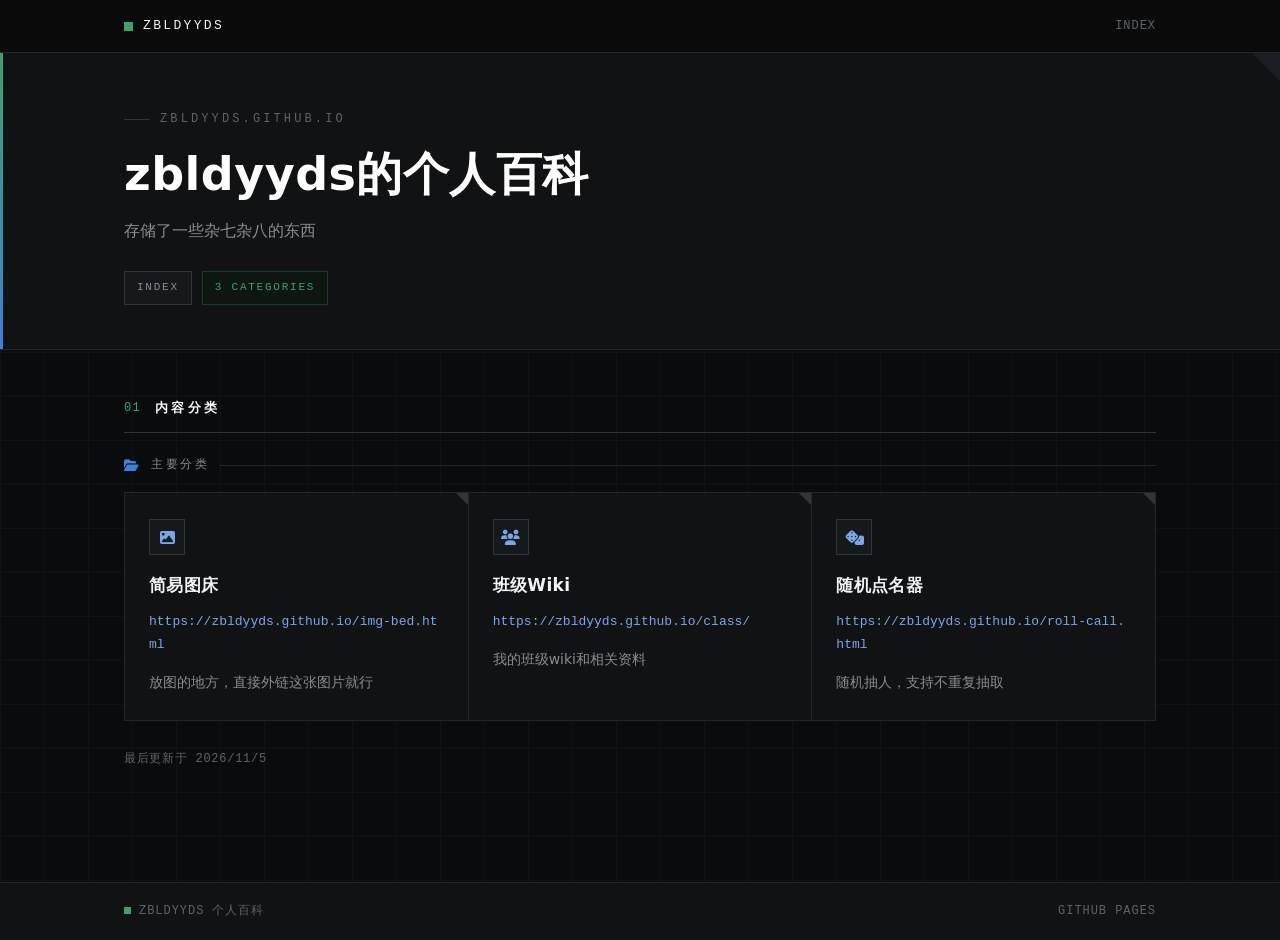
<file: index.html>
<!DOCTYPE html>
<html lang="zh-CN">
<head>
    <meta charset="UTF-8">
    <meta name="viewport" content="width=device-width, initial-scale=1.0">
    <meta name="color-scheme" content="dark">
    <title>zbldyyds的个人百科</title>
    <link rel="stylesheet" href="https://cdnjs.cloudflare.com/ajax/libs/font-awesome/6.4.0/css/all.min.css">
    <link rel="stylesheet" href="assets/css/base.css">
    <link rel="stylesheet" href="assets/css/home.css">
</head>
<body>
    <div class="topbar">
        <div class="shell">
            <a class="brand" href="./"><span class="mark"></span>ZBLDYYDS</a>
            <nav class="crumbs">
                <span>INDEX</span>
            </nav>
        </div>
    </div>

    <header class="masthead">
        <div class="shell inner">
            <div class="eyebrow">zbldyyds.github.io</div>
            <h1 class="page-title">zbldyyds的个人百科</h1>
            <p class="page-lead">存储了一些杂七杂八的东西</p>
            <div class="meta-row">
                <span class="chip">INDEX</span>
                <span class="chip chip-green">3 CATEGORIES</span>
            </div>
        </div>
    </header>

    <main class="main shell">
        <section class="section">
            <div class="section-head">
                <span class="idx">01</span>
                <h3>内容分类</h3>
            </div>

            <div class="subhead">
                <i class="fas fa-folder-open"></i>主要分类
            </div>

            <div class="grid grid-2">
                <article class="card">
                    <div class="card-ic"><i class="fas fa-image"></i></div>
                    <div class="card-title">简易图床</div>
                    <a href="https://zbldyyds.github.io/img-bed.html" class="card-link" target="_blank">
                        https://zbldyyds.github.io/img-bed.html
                    </a>
                    <p class="card-desc">放图的地方，直接外链这张图片就行</p>
                </article>

                <article class="card">
                    <div class="card-ic"><i class="fas fa-users"></i></div>
                    <div class="card-title">班级Wiki</div>
                    <a href="https://zbldyyds.github.io/class/" class="card-link" target="_blank">
                        https://zbldyyds.github.io/class/
                    </a>
                    <p class="card-desc">我的班级wiki和相关资料</p>
                </article>

                <article class="card">
                    <div class="card-ic"><i class="fas fa-dice"></i></div>
                    <div class="card-title">随机点名器</div>
                    <a href="https://zbldyyds.github.io/roll-call.html" class="card-link" target="_blank">
                        https://zbldyyds.github.io/roll-call.html
                    </a>
                    <p class="card-desc">随机抽人，支持不重复抽取</p>
                </article>

            </div>

            <div class="home-note">最后更新于 2026/11/5</div>
        </section>
    </main>

    <footer class="site-foot">
        <div class="shell">
            <span><span class="mark-dot"></span>ZBLDYYDS 个人百科</span>
            <span>GITHUB PAGES</span>
        </div>
    </footer>
</body>
</html>
</file>
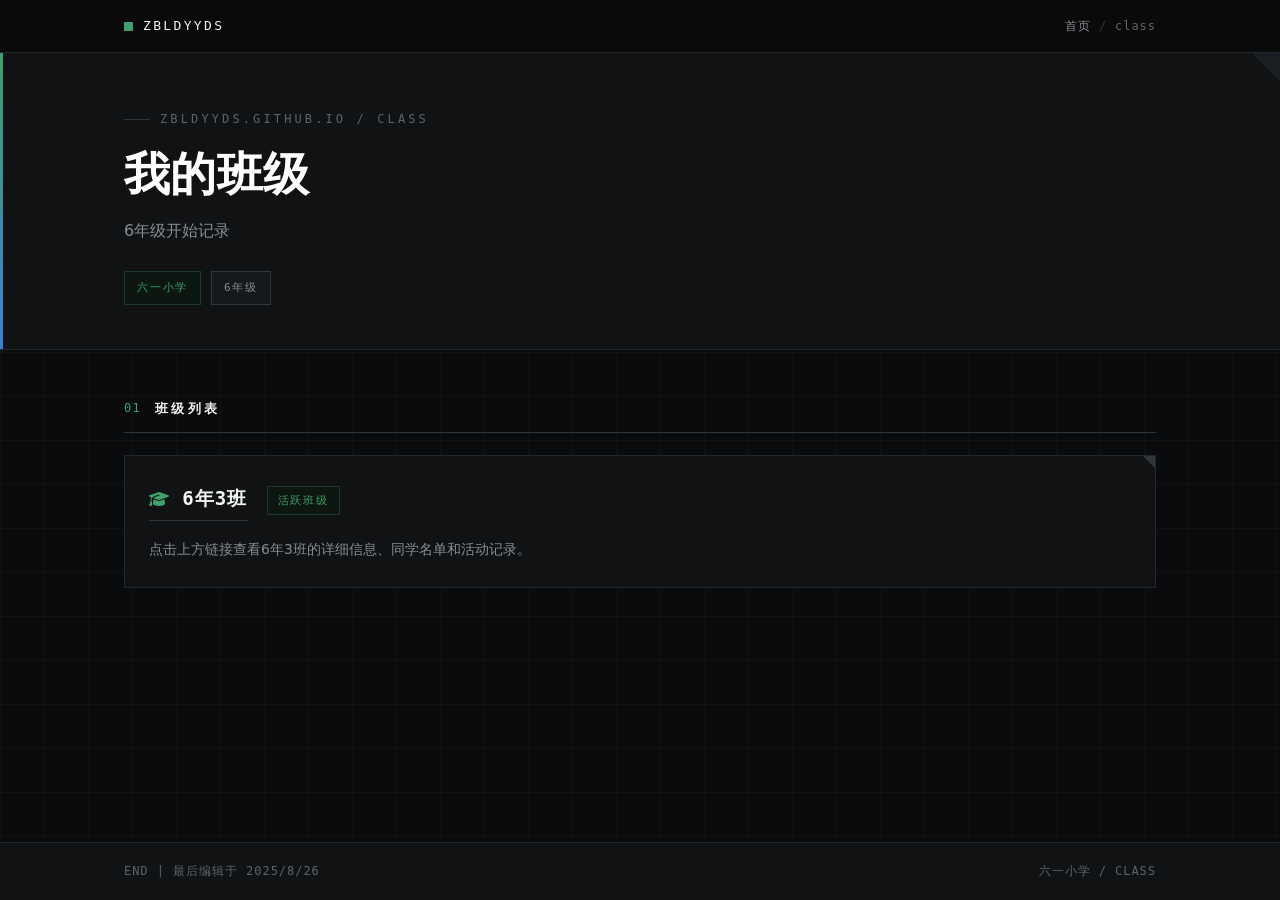
<file: class/index.html>
<!DOCTYPE html>
<html lang="zh-CN">
<head>
    <meta charset="UTF-8">
    <meta name="viewport" content="width=device-width, initial-scale=1.0">
    <meta name="color-scheme" content="dark">
    <title>我的班级 - 六一小学</title>
    <link rel="stylesheet" href="https://cdnjs.cloudflare.com/ajax/libs/font-awesome/6.4.0/css/all.min.css">
    <link rel="stylesheet" href="../assets/css/base.css">
    <link rel="stylesheet" href="../assets/css/class.css">
</head>
<body>
    <div class="topbar">
        <div class="shell">
            <a class="brand" href="../"><span class="mark"></span>ZBLDYYDS</a>
            <nav class="crumbs">
                <a href="../">首页</a>
                <span class="sep">/</span>
                <span>class</span>
            </nav>
        </div>
    </div>

    <header class="masthead">
        <div class="shell inner">
            <div class="eyebrow">zbldyyds.github.io / class</div>
            <h1 class="page-title">我的班级</h1>
            <p class="page-lead">6年级开始记录</p>
            <div class="meta-row">
                <span class="chip chip-green">六一小学</span>
                <span class="chip">6年级</span>
            </div>
        </div>
    </header>

    <main class="main shell">
        <section class="section">
            <div class="section-head">
                <span class="idx">01</span>
                <h3>班级列表</h3>
            </div>

            <div class="class-card">
                <a href="https://zbldyyds.github.io/class/6_3class.html" target="_blank" rel="noopener" class="class-link">
                    <i class="fas fa-graduation-cap"></i>
                    6年3班
                </a>
                <span class="class-badge">活跃班级</span>
                <p class="class-desc">点击上方链接查看6年3班的详细信息、同学名单和活动记录。</p>
            </div>
        </section>
    </main>

    <footer class="site-foot">
        <div class="shell">
            <span>END | 最后编辑于 2025/8/26</span>
            <span>六一小学 / CLASS</span>
        </div>
    </footer>
</body>
</html>
</file>
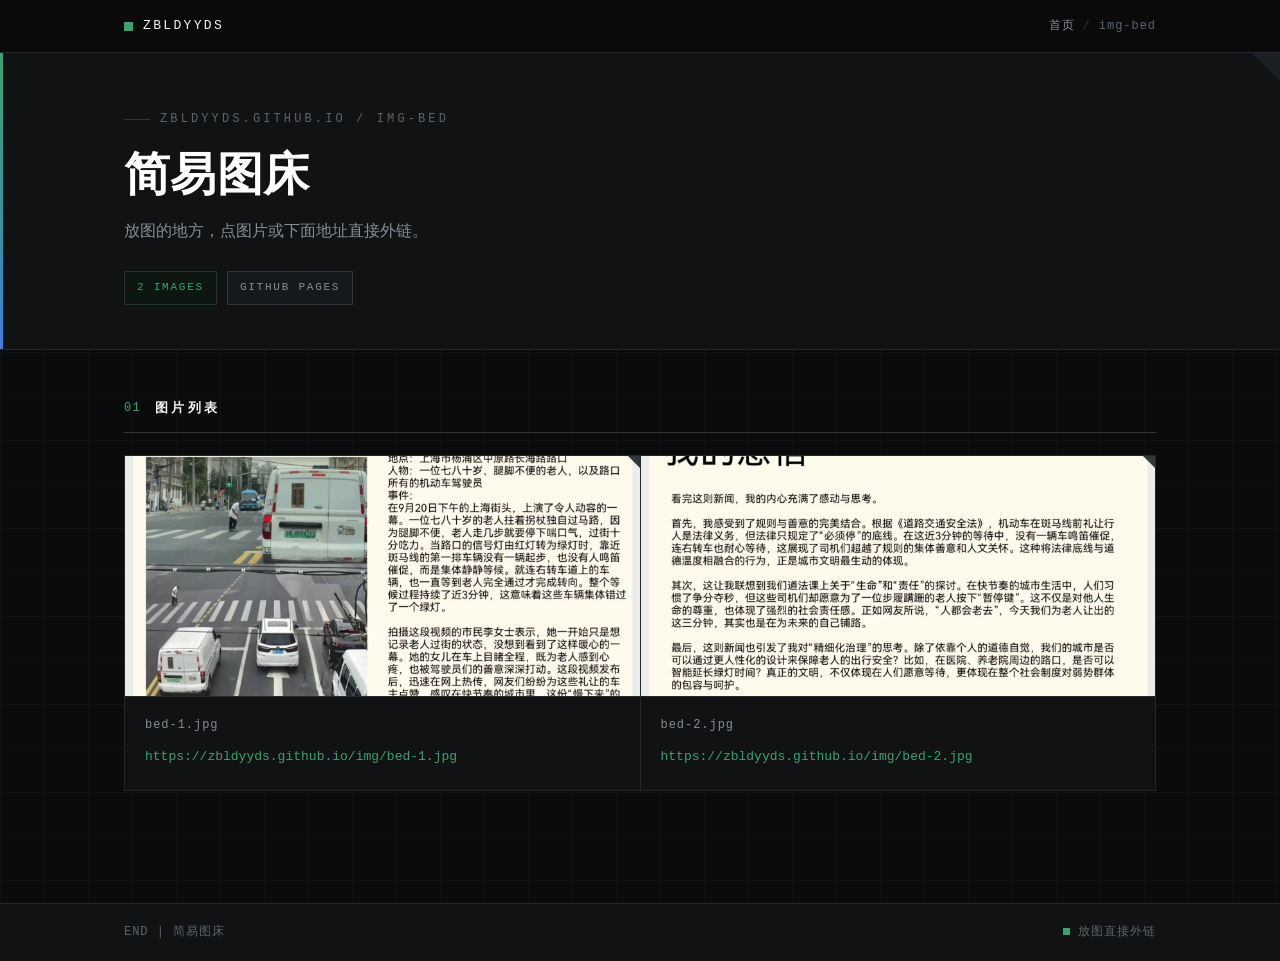
<file: img-bed.html>
<!DOCTYPE html>
<html lang="zh-CN">
<head>
    <meta charset="UTF-8">
    <meta name="viewport" content="width=device-width, initial-scale=1.0">
    <meta name="color-scheme" content="dark">
    <title>简易图床 - zbldyyds</title>
    <link rel="stylesheet" href="https://cdnjs.cloudflare.com/ajax/libs/font-awesome/6.4.0/css/all.min.css">
    <link rel="stylesheet" href="assets/css/base.css">
    <link rel="stylesheet" href="assets/css/bed.css">
</head>
<body>
    <div class="topbar">
        <div class="shell">
            <a class="brand" href="./"><span class="mark"></span>ZBLDYYDS</a>
            <nav class="crumbs">
                <a href="./">首页</a>
                <span class="sep">/</span>
                <span>img-bed</span>
            </nav>
        </div>
    </div>

    <header class="masthead">
        <div class="shell inner">
            <div class="eyebrow">zbldyyds.github.io / img-bed</div>
            <h1 class="page-title">简易图床</h1>
            <p class="page-lead">放图的地方，点图片或下面地址直接外链。</p>
            <div class="meta-row">
                <span class="chip chip-green">2 IMAGES</span>
                <span class="chip">GITHUB PAGES</span>
            </div>
        </div>
    </header>

    <main class="main shell">
        <section class="section">
            <div class="section-head">
                <span class="idx">01</span>
                <h3>图片列表</h3>
            </div>

            <div class="bed-grid">
                <article class="bed-card">
                    <a class="bed-shot" href="https://zbldyyds.github.io/img/bed-1.jpg" target="_blank" rel="noopener">
                        <img src="img/bed-1.jpg" alt="bed-1.jpg">
                    </a>
                    <div class="bed-body">
                        <div class="bed-name">bed-1.jpg</div>
                        <a href="https://zbldyyds.github.io/img/bed-1.jpg" class="bed-url" target="_blank" rel="noopener">
                            https://zbldyyds.github.io/img/bed-1.jpg
                        </a>
                    </div>
                </article>

                <article class="bed-card">
                    <a class="bed-shot" href="https://zbldyyds.github.io/img/bed-2.jpg" target="_blank" rel="noopener">
                        <img src="img/bed-2.jpg" alt="bed-2.jpg">
                    </a>
                    <div class="bed-body">
                        <div class="bed-name">bed-2.jpg</div>
                        <a href="https://zbldyyds.github.io/img/bed-2.jpg" class="bed-url" target="_blank" rel="noopener">
                            https://zbldyyds.github.io/img/bed-2.jpg
                        </a>
                    </div>
                </article>
            </div>
        </section>
    </main>

    <footer class="site-foot">
        <div class="shell">
            <span>END | 简易图床</span>
            <span><span class="mark-dot"></span>放图直接外链</span>
        </div>
    </footer>
</body>
</html>
</file>
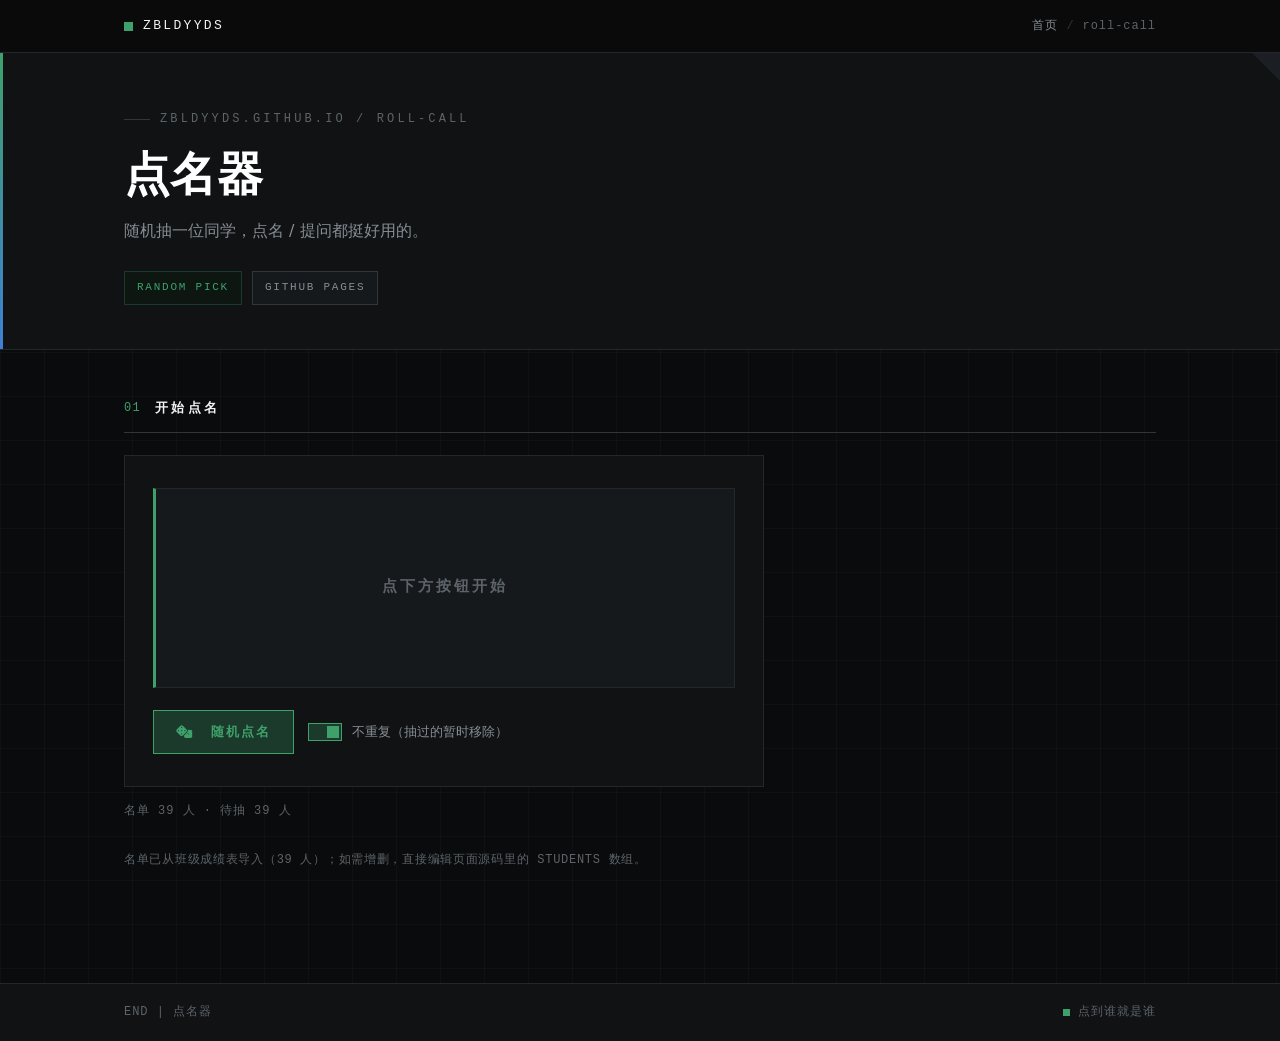
<file: roll-call.html>
<!DOCTYPE html>
<html lang="zh-CN">
<head>
    <meta charset="UTF-8">
    <meta name="viewport" content="width=device-width, initial-scale=1.0">
    <meta name="color-scheme" content="dark">
    <title>点名 - zbldyyds</title>
    <link rel="stylesheet" href="https://cdnjs.cloudflare.com/ajax/libs/font-awesome/6.4.0/css/all.min.css">
    <link rel="stylesheet" href="assets/css/base.css">
    <link rel="stylesheet" href="assets/css/rollcall.css">
</head>
<body>
    <div class="topbar">
        <div class="shell">
            <a class="brand" href="./"><span class="mark"></span>ZBLDYYDS</a>
            <nav class="crumbs">
                <a href="./">首页</a>
                <span class="sep">/</span>
                <span>roll-call</span>
            </nav>
        </div>
    </div>

    <header class="masthead">
        <div class="shell inner">
            <div class="eyebrow">zbldyyds.github.io / roll-call</div>
            <h1 class="page-title">点名器</h1>
            <p class="page-lead">随机抽一位同学，点名 / 提问都挺好用的。</p>
            <div class="meta-row">
                <span class="chip chip-green">RANDOM PICK</span>
                <span class="chip">GITHUB PAGES</span>
            </div>
        </div>
    </header>

    <main class="main shell">
        <section class="section">
            <div class="section-head">
                <span class="idx">01</span>
                <h3>开始点名</h3>
            </div>

            <div class="rc-wrap">
                <div class="rc-stage">
                    <div class="rc-display" id="display">
                        <span class="rc-placeholder" id="placeholder">点下方按钮开始</span>
                        <span class="rc-result" id="result" hidden></span>
                    </div>

                    <div class="rc-controls">
                        <button class="rc-btn rc-btn-primary" id="pick" type="button">
                            <i class="fas fa-dice"></i> 随机点名
                        </button>
                        <label class="rc-toggle">
                            <input type="checkbox" id="unique" checked>
                            <span class="rc-toggle-track"></span>
                            <span class="rc-toggle-label">不重复（抽过的暂时移除）</span>
                        </label>
                    </div>
                </div>

                <div class="rc-meta" id="meta"></div>
            </div>

            <div class="home-note">名单已从班级成绩表导入（39 人）；如需增删，直接编辑页面源码里的 STUDENTS 数组。</div>
        </section>
    </main>

    <footer class="site-foot">
        <div class="shell">
            <span>END | 点名器</span>
            <span><span class="mark-dot"></span>点到谁就是谁</span>
        </div>
    </footer>

    <script>
        // ===== 名单：已从班级成绩表（1a18602ddb0_8a3.xlsx）导入，共 39 人 =====
        // 如需增删，直接编辑下面数组即可，逗号分隔。
        var STUDENTS = [
            "李望攸", "王诗萌", "张斯奕", "李骁洋", "王璟宁",
            "丁漪祎", "邱梓恒", "杨凌羽", "陶梓柠", "王思博",
            "高晨", "向梓涵", "梁文泓", "周子桐", "武玲妃",
            "徐宇辰", "罗紫辰", "蔡希贤", "高曼豪", "张晴源",
            "折致尧", "赵博歆", "王奕淳", "周茗", "张丹茗萱",
            "周楚晴", "张芳源", "谢昕朔", "桂艺丹", "赵婉婷",
            "王迅彤", "方玟鑫", "罗诗淼", "康慷", "张云轩",
            "张梓尧", "高睿楷", "王思淇", "谢瑞昊"
        ];

        // ===== 权重：想加大某人被抽中的概率，在这里设置 =====
        // 不在此表中的同学默认权重 1；权重 3 = 中签概率是普通同学的 3 倍；
        // 权重 0 = 永远不会被抽到（请假/免抽可用）。页面上不会显示权重。
        var WEIGHTS = {
            // "李望攸": 3,
            // "王诗萌": 0
        };

        function weightOf(name) {
            return WEIGHTS.hasOwnProperty(name) ? WEIGHTS[name] : 1;
        }

        var display = document.getElementById("display");
        var placeholder = document.getElementById("placeholder");
        var result = document.getElementById("result");
        var pickBtn = document.getElementById("pick");
        var uniqueBox = document.getElementById("unique");
        var meta = document.getElementById("meta");

        var pool = [];

        function resetPool() {
            pool = STUDENTS.filter(function (name) {
                return weightOf(name) > 0; /* 权重为 0 的同学不进入候选池 */
            });
            meta.textContent = "名单 " + STUDENTS.length + " 人 · 待抽 " + pool.length + " 人";
        }

        function draw() {
            if (pool.length === 0) {
                resetPool();
                if (pool.length === 0) { /* 名单里所有人权重都是 0，没有可抽的人 */
                    result.textContent = "名单为空，检查一下 WEIGHTS";
                    result.classList.add("rc-done");
                    return;
                }
                if (uniqueBox.checked) {
                    result.textContent = "都抽完啦，重新开始";
                    result.classList.add("rc-done");
                    return;
                }
            }

            /* 按权重抽取：把每个人的权重想成手里的“票数”，随机落在谁的票上 */
            var total = 0;
            var weights = pool.map(function (name) {
                var w = weightOf(name);
                total += w;
                return w;
            });

            var r = Math.random() * total;
            if (total === 0) { /* 候选池里所有人权重都是 0 */
                result.textContent = "名单为空，检查一下 WEIGHTS";
                result.classList.add("rc-done");
                return;
            }
            var idx = pool.length - 1;
            for (var i = 0; i < pool.length; i++) {
                r -= weights[i];
                if (r < 0) {
                    idx = i;
                    break;
                }
            }
            var name = pool[idx];
            if (uniqueBox.checked) {
                pool.splice(idx, 1);
            }

            placeholder.hidden = true;
            result.hidden = false;
            result.textContent = name;
            result.classList.remove("rc-done");
            result.classList.remove("rc-anim");
            void result.offsetWidth; /* 重置动画，让每次抽取都有弹出效果 */
            result.classList.add("rc-anim");
            meta.textContent = "名单 " + STUDENTS.length + " 人 · 待抽 " + pool.length + " 人";
        }

        pickBtn.addEventListener("click", draw);
        uniqueBox.addEventListener("change", resetPool);
        resetPool();
    </script>
</body>
</html>
</file>
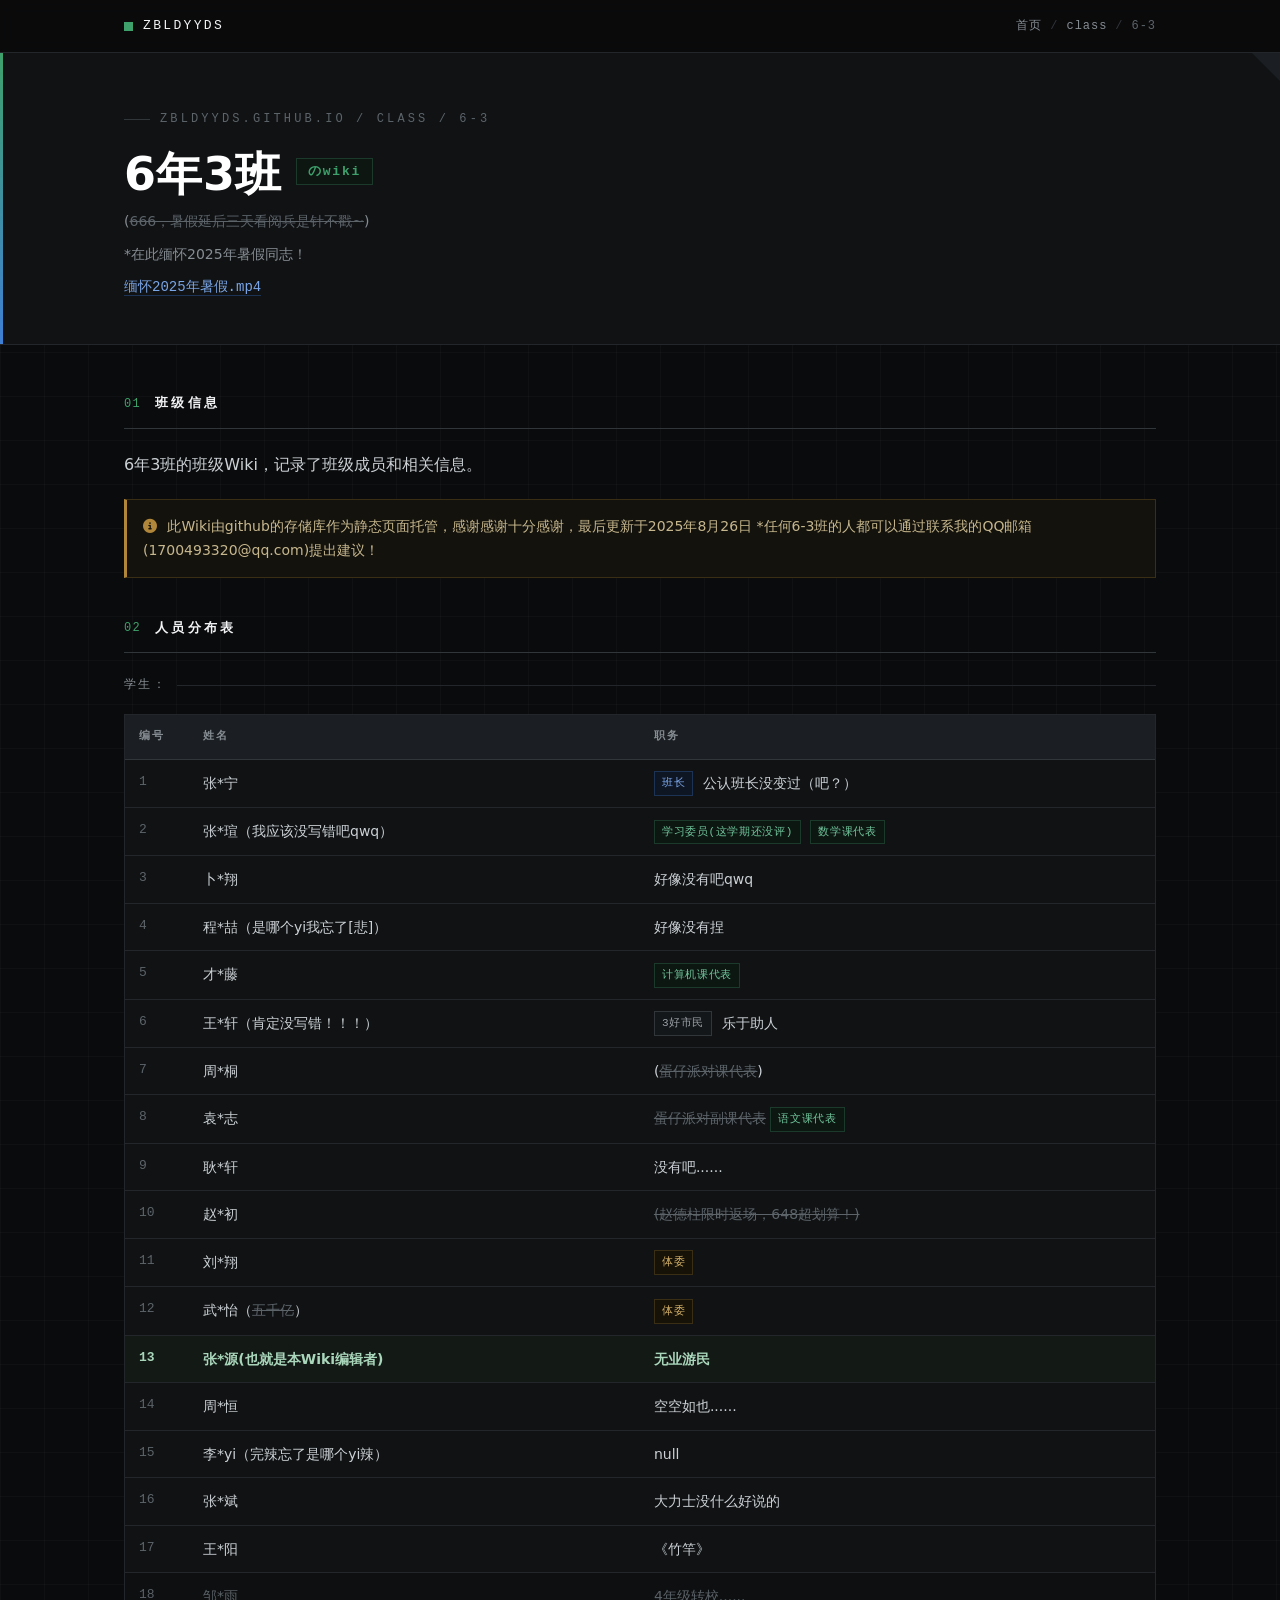
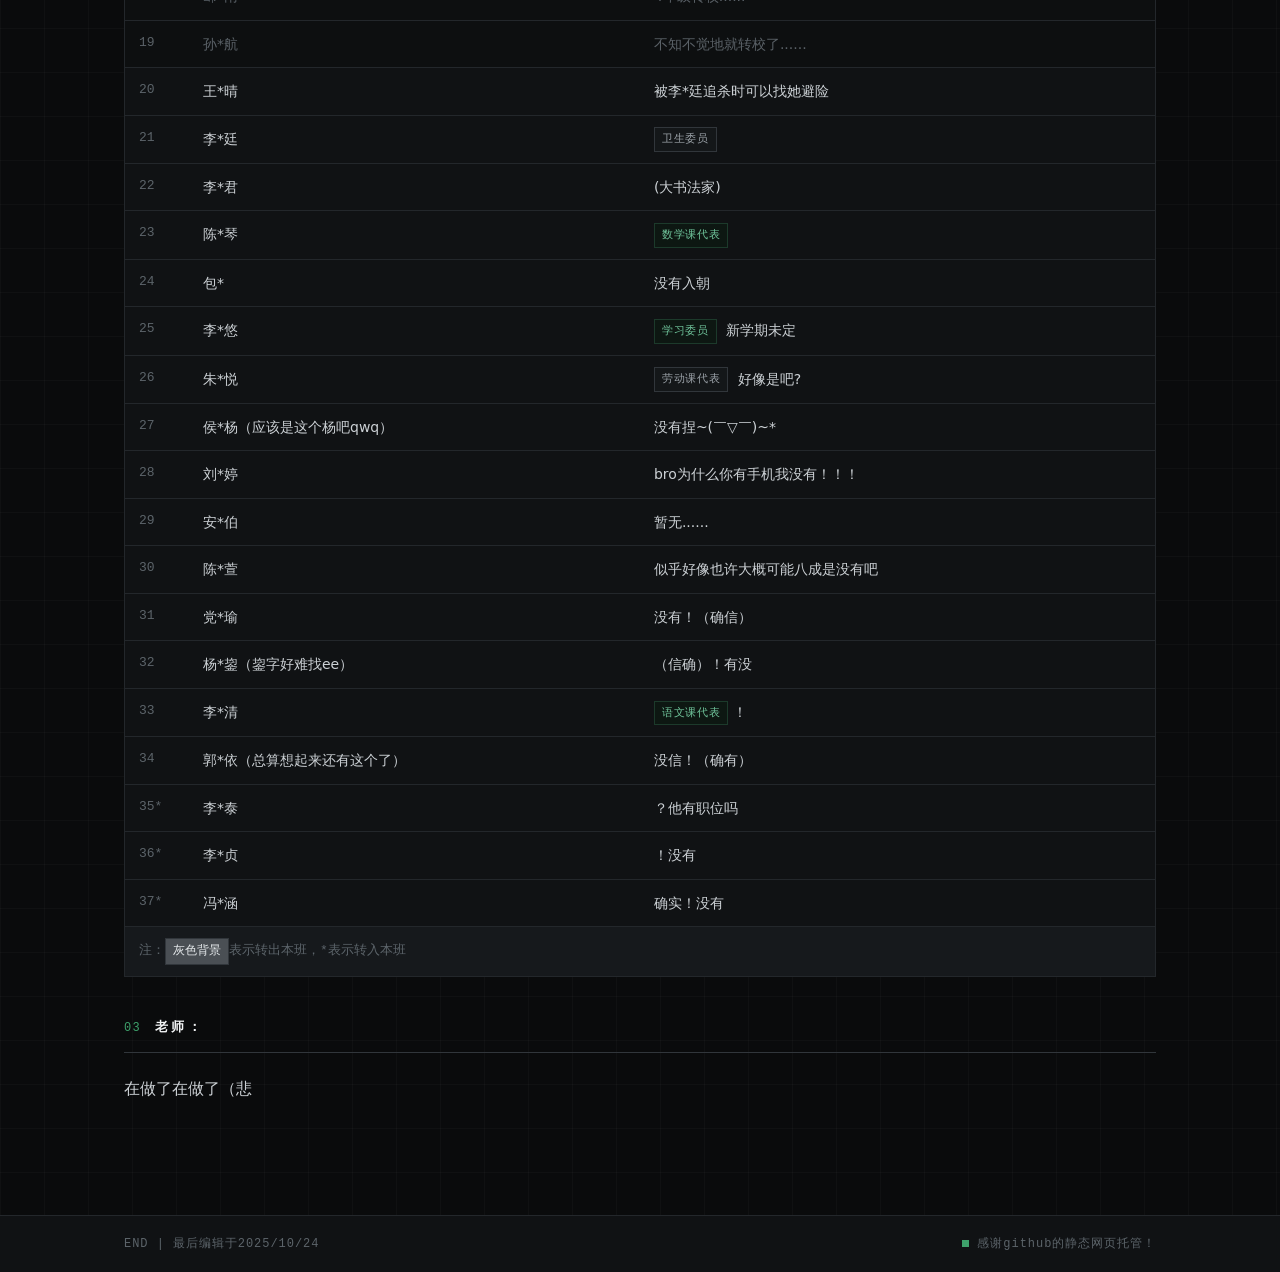
<file: class/6_3class.html>
<!DOCTYPE html>
<html lang="zh-CN">
<head>
    <meta charset="UTF-8">
    <meta name="viewport" content="width=device-width, initial-scale=1.0">
    <meta name="color-scheme" content="dark">
    <title>6年3班班级Wiki</title>
    <link rel="stylesheet" href="https://cdnjs.cloudflare.com/ajax/libs/font-awesome/6.4.0/css/all.min.css">
    <link rel="stylesheet" href="../assets/css/base.css">
    <link rel="stylesheet" href="../assets/css/wiki.css">
</head>
<body>
    <div class="topbar">
        <div class="shell">
            <a class="brand" href="../"><span class="mark"></span>ZBLDYYDS</a>
            <nav class="crumbs">
                <a href="../">首页</a>
                <span class="sep">/</span>
                <a href="./">class</a>
                <span class="sep">/</span>
                <span>6-3</span>
            </nav>
        </div>
    </div>

    <header class="masthead">
        <div class="shell inner">
            <div class="eyebrow">zbldyyds.github.io / class / 6-3</div>
            <h1 class="page-title">6年3班<span class="wiki-badge">のwiki</span></h1>
            <p class="subtitle">(<s>666，暑假延后三天看阅兵是针不戳~</s>)</p>
            <p class="subtitle">*在此缅怀2025年暑假同志！</p>
            <p class="subtitle"><a href="https://zbldyyds.github.io/video/2025mhsj.mp4">缅怀2025年暑假.mp4</a></p>
        </div>
    </header>

    <main class="main shell">
        <section class="section prose">
            <div class="section-head">
                <span class="idx">01</span>
                <h2>班级信息</h2>
            </div>
            <p>6年3班的班级Wiki，记录了班级成员和相关信息。</p>

            <div class="note">
                <i class="fas fa-info-circle"></i> 此Wiki由github的存储库作为静态页面托管，感谢感谢十分感谢，最后更新于2025年8月26日    *任何6-3班的人都可以通过联系我的QQ邮箱(1700493320@qq.com)提出建议！
            </div>
        </section>

        <section class="section prose">
            <div class="section-head">
                <span class="idx">02</span>
                <h3>人员分布表</h3>
            </div>

            <div class="subhead">学生：</div>

            <div class="table-wrap">
                <table class="student-table">
                    <thead>
                        <tr>
                            <th>编号</th>
                            <th>姓名</th>
                            <th>职务</th>
                        </tr>
                    </thead>
                    <tbody>
                        <tr>
                            <td>1</td>
                            <td>张*宁</td>
                            <td><span class="tag tag-leader">班长</span> 公认班长没变过（吧？）</td>
                        </tr>
                        <tr>
                            <td>2</td>
                            <td>张*瑄（我应该没写错吧qwq）</td>
                            <td><span class="tag tag-subject">学习委员(这学期还没评)</span> <span class="tag tag-subject">数学课代表</span></td>
                        </tr>
                        <tr>
                            <td>3</td>
                            <td>卜*翔</td>
                            <td>好像没有吧qwq</td>
                        </tr>
                        <tr>
                            <td>4</td>
                            <td>程*喆（是哪个yi我忘了[悲]）</td>
                            <td>好像没有捏</td>
                        </tr>
                        <tr>
                            <td>5</td>
                            <td>才*藤</td>
                            <td><span class="tag tag-subject">计算机课代表</span></td>
                        </tr>
                        <tr>
                            <td>6</td>
                            <td>王*轩（肯定没写错！！！）</td>
                            <td><span class="tag tag-other">3好市民</span> 乐于助人</td>
                        </tr>
                        <tr>
                            <td>7</td>
                            <td>周*桐</td>
                            <td>(<s>蛋仔派对课代表</s>)</td>
                        </tr>
                        <tr>
                            <td>8</td>
                            <td>袁*志</td>
                            <td><s>蛋仔派对副课代表</s> <span class="tag tag-subject">语文课代表</span></td>
                        </tr>
                        <tr>
                            <td>9</td>
                            <td>耿*轩</td>
                            <td>没有吧......</td>
                        </tr>
                        <tr>
                            <td>10</td>
                            <td>赵*初</td>
                            <td><s>(赵德柱限时返场，648超划算！)</s></td>
                        </tr>
                        <tr>
                            <td>11</td>
                            <td>刘*翔</td>
                            <td><span class="tag tag-sports">体委</span></td>
                        </tr>
                        <tr>
                            <td>12</td>
                            <td>武*怡（<s>五千亿</s>）</td>
                            <td><span class="tag tag-sports">体委</span></td>
                        </tr>
                        <tr class="editor">
                            <td>13</td>
                            <td>张*源(也就是本Wiki编辑者)</td>
                            <td>无业游民</td>
                        </tr>
                        <tr>
                            <td>14</td>
                            <td>周*恒</td>
                            <td>空空如也......</td>
                        </tr>
                        <tr>
                            <td>15</td>
                            <td>李*yi（完辣忘了是哪个yi辣）</td>
                            <td>null</td>
                        </tr>
                        <tr>
                            <td>16</td>
                            <td>张*斌</td>
                            <td>大力士没什么好说的</td>
                        </tr>
                        <tr>
                            <td>17</td>
                            <td>王*阳</td>
                            <td>《竹竿》</td>
                        </tr>
                        <tr class="transferred">
                            <td>18</td>
                            <td>邹*雨</td>
                            <td>4年级转校......</td>
                        </tr>
                        <tr class="transferred">
                            <td>19</td>
                            <td>孙*航</td>
                            <td>不知不觉地就转校了......</td>
                        </tr>
                        <tr>
                            <td>20</td>
                            <td>王*晴</td>
                            <td>被李*廷追杀时可以找她避险</td>
                        </tr>
                        <tr>
                            <td>21</td>
                            <td>李*廷</td>
                            <td><span class="tag tag-other">卫生委员</span></td>
                        </tr>
                        <tr>
                            <td>22</td>
                            <td>李*君</td>
                            <td>(大书法家)</td>
                        </tr>
                        <tr>
                            <td>23</td>
                            <td>陈*琴</td>
                            <td><span class="tag tag-subject">数学课代表</span></td>
                        </tr>
                        <tr>
                            <td>24</td>
                            <td>包*</td>
                            <td>没有入朝</td>
                        </tr>
                        <tr>
                            <td>25</td>
                            <td>李*悠</td>
                            <td><span class="tag tag-subject">学习委员</span> 新学期未定</td>
                        </tr>
                        <tr>
                            <td>26</td>
                            <td>朱*悦</td>
                            <td><span class="tag tag-other">劳动课代表</span> 好像是吧?</td>
                        </tr>
                        <tr>
                            <td>27</td>
                            <td>侯*杨（应该是这个杨吧qwq）</td>
                            <td>没有捏~(￣▽￣)~*</td>
                        </tr>
                        <tr>
                            <td>28</td>
                            <td>刘*婷</td>
                            <td>bro为什么你有手机我没有！！！</td>
                        </tr>
                        <tr>
                            <td>29</td>
                            <td>安*伯</td>
                            <td>暂无......</td>
                        </tr>
                        <tr>
                            <td>30</td>
                            <td>陈*萱</td>
                            <td>似乎好像也许大概可能八成是没有吧</td>
                        </tr>
                        <tr>
                            <td>31</td>
                            <td>党*瑜</td>
                            <td>没有！（确信）</td>
                        </tr>
                        <tr>
                            <td>32</td>
                            <td>杨*鋆（鋆字好难找ee）</td>
                            <td>（信确）！有没</td>
                        </tr>
                        <tr>
                            <td>33</td>
                            <td>李*清</td>
                            <td><span class="tag tag-subject">语文课代表</span>！</td>
                        </tr>
                        <tr>
                            <td>34</td>
                            <td>郭*依（总算想起来还有这个了）</td>
                            <td>没信！（确有）</td>
                        </tr>
                        <tr>
                            <td>35*</td>
                            <td>李*泰</td>
                            <td>？他有职位吗</td>
                        </tr>
                        <tr>
                            <td>36*</td>
                            <td>李*贞</td>
                            <td>！没有</td>
                        </tr>
                        <tr>
                            <td>37*</td>
                            <td>冯*涵</td>
                            <td>确实！没有</td>
                        </tr>
                        <tr class="legend">
                            <td colspan="3">
                                注：<span class="legend-swatch">灰色背景</span>表示转出本班，*表示转入本班
                            </td>
                        </tr>
                    </tbody>
                </table>
            </div>
        </section>

        <section class="section prose">
            <div class="section-head">
                <span class="idx">03</span>
                <h3>老师：</h3>
            </div>
            <p>在做了在做了（悲</p>
        </section>
    </main>

    <footer class="site-foot">
        <div class="shell">
            <span>END | 最后编辑于2025/10/24</span>
            <span><span class="mark-dot"></span>感谢github的静态网页托管！</span>
        </div>
    </footer>
</body>
</html>
</file>
<file: assets/css/base.css>
/* base.css - 共享样式层 */

*,
*::before,
*::after {
    margin: 0;
    padding: 0;
    box-sizing: border-box;
}

:root {
    --bg: #0a0b0c;
    --bg-grid: rgba(255, 255, 255, 0.022);
    --surface: #101214;
    --surface-2: #16191c;
    --surface-3: #1b1f23;
    --line: #23272b;
    --line-strong: #31363b;
    --text: #ccd1d5;
    --text-bright: #f2f4f5;
    --text-dim: #868d93;
    --text-faint: #5c646a;
    --green: #3ea16b;
    --green-dim: #1c3a2b;
    --blue: #3f7fd4;
    --blue-soft: #7aa5e6;
    --blue-dim: #1d3355;
    --amber: #b0863a;
    --amber-dim: #3a2e15;
    --mono: "Cascadia Mono", "JetBrains Mono", "SFMono-Regular", Consolas, "Microsoft YaHei", monospace;
    --sans: system-ui, -apple-system, "Segoe UI", "Microsoft YaHei", sans-serif;
}

html {
    -webkit-text-size-adjust: 100%;
}

body {
    font-family: var(--sans);
    background-color: var(--bg);
    background-image:
        linear-gradient(var(--bg-grid) 1px, transparent 1px),
        linear-gradient(90deg, var(--bg-grid) 1px, transparent 1px);
    background-size: 44px 44px;
    color: var(--text);
    line-height: 1.75;
    min-height: 100vh;
    display: flex;
    flex-direction: column;
    -webkit-font-smoothing: antialiased;
}

main {
    flex: 1 0 auto;
}

a {
    color: var(--blue-soft);
    text-decoration: none;
    transition: color 0.16s ease, border-color 0.16s ease;
}

a:hover {
    color: var(--green);
}

a:focus-visible,
.card:focus-visible {
    outline: 1px solid var(--blue);
    outline-offset: 3px;
}

::selection {
    background: #1e3a5f;
    color: #fff;
}

img {
    max-width: 100%;
    display: block;
}

.shell {
    width: 100%;
    max-width: 1080px;
    margin: 0 auto;
    padding: 0 24px;
}

/* ---------- 顶栏 ---------- */

.topbar {
    position: sticky;
    top: 0;
    z-index: 30;
    border-bottom: 1px solid var(--line);
    background: rgba(10, 11, 12, 0.9);
    backdrop-filter: blur(8px);
}

.topbar .shell {
    height: 52px;
    display: flex;
    align-items: center;
    justify-content: space-between;
    gap: 16px;
}

.brand {
    display: inline-flex;
    align-items: center;
    gap: 10px;
    font-family: var(--mono);
    font-size: 13px;
    letter-spacing: 0.18em;
    color: var(--text-bright);
}

.brand:hover {
    color: var(--text-bright);
}

.brand .mark {
    width: 9px;
    height: 9px;
    background: var(--green);
    display: block;
}

.crumbs {
    display: flex;
    align-items: center;
    gap: 8px;
    flex-wrap: wrap;
    font-family: var(--mono);
    font-size: 12px;
    letter-spacing: 0.08em;
    color: var(--text-faint);
}

.crumbs a {
    color: var(--text-dim);
}

.crumbs a:hover {
    color: var(--green);
}

.crumbs .sep {
    color: var(--line-strong);
}

/* ---------- 页头 ---------- */

.masthead {
    position: relative;
    border-bottom: 1px solid var(--line);
    background: var(--surface);
    overflow: hidden;
}

.masthead::before {
    content: "";
    position: absolute;
    left: 0;
    top: 0;
    bottom: 0;
    width: 3px;
    background: linear-gradient(180deg, var(--green) 0%, var(--blue) 100%);
}

.masthead::after {
    content: "";
    position: absolute;
    top: 0;
    right: 0;
    width: 0;
    height: 0;
    border-top: 28px solid var(--surface-3);
    border-left: 28px solid transparent;
}

.masthead .inner {
    padding-top: 56px;
    padding-bottom: 44px;
    position: relative;
    z-index: 1;
}

.eyebrow {
    display: flex;
    align-items: center;
    gap: 10px;
    font-family: var(--mono);
    font-size: 12px;
    letter-spacing: 0.26em;
    text-transform: uppercase;
    color: var(--text-faint);
}

.eyebrow::before {
    content: "";
    width: 26px;
    height: 1px;
    background: var(--line-strong);
}

.page-title {
    margin-top: 18px;
    font-size: clamp(30px, 6vw, 46px);
    line-height: 1.16;
    font-weight: 800;
    letter-spacing: 0.01em;
    color: #fff;
}

.page-title .wiki-badge {
    display: inline-block;
    vertical-align: middle;
    margin-left: 14px;
    transform: translateY(-6px);
    font-family: var(--mono);
    font-size: 13px;
    font-weight: 600;
    letter-spacing: 0.14em;
    color: var(--green);
    background: #0d1611;
    border: 1px solid var(--green-dim);
    padding: 5px 11px;
}

.page-lead {
    margin-top: 16px;
    max-width: 62ch;
    color: var(--text-dim);
    font-size: 16px;
}

.page-lead a {
    color: var(--blue-soft);
    border-bottom: 1px solid var(--blue-dim);
}

.page-lead a:hover {
    color: var(--green);
    border-bottom-color: var(--green-dim);
}

.meta-row {
    display: flex;
    flex-wrap: wrap;
    gap: 10px;
    margin-top: 26px;
}

.chip {
    display: inline-block;
    font-family: var(--mono);
    font-size: 11px;
    letter-spacing: 0.16em;
    text-transform: uppercase;
    color: var(--text-dim);
    background: var(--surface-2);
    border: 1px solid var(--line-strong);
    padding: 6px 12px;
}

.chip-green {
    color: var(--green);
    background: #0d1611;
    border-color: var(--green-dim);
}

/* ---------- 区块标题 ---------- */

.section {
    margin-top: 40px;
}

.section-head {
    display: flex;
    align-items: center;
    gap: 14px;
    padding-bottom: 12px;
    margin-bottom: 22px;
    border-bottom: 1px solid var(--line-strong);
}

.section-head .idx {
    font-family: var(--mono);
    font-size: 12px;
    letter-spacing: 0.1em;
    color: var(--green);
}

.section-head h2,
.section-head h3 {
    font-family: var(--mono);
    font-size: 13px;
    font-weight: 600;
    letter-spacing: 0.26em;
    text-transform: uppercase;
    color: var(--text-bright);
}

.subhead {
    display: flex;
    align-items: center;
    gap: 10px;
    margin-bottom: 16px;
    font-family: var(--mono);
    font-size: 12px;
    letter-spacing: 0.2em;
    color: var(--text-dim);
}

.subhead i {
    color: var(--blue);
    font-size: 13px;
}

.subhead::after {
    content: "";
    flex: 1;
    height: 1px;
    background: var(--line);
}

/* ---------- 卡片网格 ---------- */

.grid {
    display: grid;
    gap: 1px;
    background: var(--line);
    border: 1px solid var(--line);
}

.grid-2 {
    grid-template-columns: repeat(auto-fit, minmax(300px, 1fr));
}

.card {
    position: relative;
    background: var(--surface);
    padding: 26px 24px;
    transition: background 0.16s ease;
}

.card::after {
    content: "";
    position: absolute;
    top: 0;
    right: 0;
    width: 0;
    height: 0;
    border-top: 12px solid var(--line-strong);
    border-left: 12px solid transparent;
    transition: border-top-color 0.16s ease;
}

.card:hover {
    background: var(--surface-2);
}

.card:hover::after {
    border-top-color: var(--green);
}

.card-ic {
    width: 36px;
    height: 36px;
    display: grid;
    place-items: center;
    margin-bottom: 16px;
    border: 1px solid var(--line-strong);
    background: var(--surface-2);
    color: var(--blue-soft);
    font-size: 15px;
    transition: color 0.16s ease, border-color 0.16s ease;
}

.card:hover .card-ic {
    color: var(--green);
    border-color: var(--green-dim);
}

.card-title {
    font-size: 17px;
    font-weight: 700;
    letter-spacing: 0.02em;
    color: var(--text-bright);
}

.card-link {
    display: inline-block;
    margin-top: 10px;
    width: fit-content;
    max-width: 100%;
    word-break: break-all;
    font-family: var(--mono);
    font-size: 13px;
    color: var(--blue-soft);
    border-bottom: 1px solid transparent;
}

.card-link:hover {
    color: var(--green);
    border-bottom-color: var(--green-dim);
}

.card-desc {
    margin-top: 12px;
    color: var(--text-dim);
    font-size: 14px;
}

/* ---------- 提示块 ---------- */

.note {
    margin: 20px 0;
    padding: 14px 16px;
    font-size: 14px;
    color: #c6b78e;
    background: #14120c;
    border: 1px solid var(--amber-dim);
    border-left: 3px solid var(--amber);
}

.note i {
    color: var(--amber);
    margin-right: 6px;
}

.note a {
    color: var(--blue-soft);
    border-bottom: 1px solid var(--blue-dim);
}

.note a:hover {
    color: var(--green);
}

/* ---------- 标签 ---------- */

.tag {
    display: inline-block;
    vertical-align: middle;
    white-space: nowrap;
    font-family: var(--mono);
    font-size: 11px;
    letter-spacing: 0.06em;
    line-height: 1.7;
    padding: 2px 7px;
    margin-right: 5px;
    border: 1px solid;
}

.tag-leader {
    color: var(--blue-soft);
    background: #0e1624;
    border-color: var(--blue-dim);
}

.tag-subject {
    color: #6fc39a;
    background: #0d1712;
    border-color: var(--green-dim);
}

.tag-sports {
    color: #d3b169;
    background: #161207;
    border-color: var(--amber-dim);
}

.tag-other {
    color: #9aa1a7;
    background: #141719;
    border-color: var(--line-strong);
}

/* ---------- 页脚 ---------- */

.site-foot {
    margin-top: 56px;
    border-top: 1px solid var(--line);
    background: var(--surface);
    flex-shrink: 0;
}

.site-foot .shell {
    display: flex;
    flex-wrap: wrap;
    align-items: center;
    justify-content: space-between;
    gap: 10px 20px;
    padding-top: 18px;
    padding-bottom: 18px;
    font-family: var(--mono);
    font-size: 12px;
    letter-spacing: 0.08em;
    color: var(--text-faint);
}

.site-foot .mark-dot {
    display: inline-block;
    width: 7px;
    height: 7px;
    margin-right: 8px;
    background: var(--green);
    vertical-align: middle;
}

/* ---------- 响应式 ---------- */

@media (max-width: 768px) {
    .masthead .inner {
        padding-top: 40px;
        padding-bottom: 32px;
    }

    .page-lead {
        font-size: 15px;
    }

    .section-head h2,
    .section-head h3 {
        font-size: 12px;
        letter-spacing: 0.18em;
    }

    .card {
        padding: 22px 18px;
    }
}

@media (max-width: 480px) {
    .shell {
        padding: 0 16px;
    }

    .topbar .shell {
        height: 48px;
    }

    .brand {
        font-size: 12px;
        letter-spacing: 0.12em;
    }

    .crumbs {
        font-size: 11px;
    }

    .eyebrow {
        letter-spacing: 0.18em;
        font-size: 11px;
    }

    .page-title .wiki-badge {
        display: block;
        width: fit-content;
        margin: 12px 0 0;
        transform: none;
    }
}
</file>
<file: assets/css/home.css>
/* home.css - 首页 */

.main {
    padding-top: 8px;
    padding-bottom: 56px;
}

.home-note {
    margin-top: 28px;
    font-family: var(--mono);
    font-size: 12px;
    letter-spacing: 0.06em;
    color: var(--text-faint);
}
</file>
<file: assets/css/class.css>
/* class.css - 班级索引页 */

.main {
    padding-top: 8px;
    padding-bottom: 56px;
}

.class-card {
    position: relative;
    background: var(--surface);
    border: 1px solid var(--line);
    padding: 26px 24px;
    transition: background 0.16s ease, border-color 0.16s ease;
}

.class-card::after {
    content: "";
    position: absolute;
    top: 0;
    right: 0;
    width: 0;
    height: 0;
    border-top: 12px solid var(--line-strong);
    border-left: 12px solid transparent;
    transition: border-top-color 0.16s ease;
}

.class-card:hover {
    background: var(--surface-2);
    border-color: var(--line-strong);
}

.class-card:hover::after {
    border-top-color: var(--green);
}

.class-link {
    display: inline-flex;
    align-items: center;
    gap: 12px;
    font-family: var(--mono);
    font-size: 19px;
    font-weight: 600;
    letter-spacing: 0.06em;
    color: var(--text-bright);
    padding-bottom: 4px;
    border-bottom: 1px solid var(--line-strong);
}

.class-link i {
    color: var(--green);
    font-size: 16px;
}

.class-link:hover {
    color: var(--green);
    border-bottom-color: var(--green);
}

.class-badge {
    display: inline-block;
    vertical-align: middle;
    margin-left: 14px;
    font-family: var(--mono);
    font-size: 11px;
    letter-spacing: 0.16em;
    text-transform: uppercase;
    color: var(--green);
    background: #0d1611;
    border: 1px solid var(--green-dim);
    padding: 4px 10px;
}

.class-desc {
    margin-top: 16px;
    color: var(--text-dim);
    font-size: 14px;
}

@media (max-width: 480px) {
    .class-card {
        padding: 22px 18px;
    }

    .class-link {
        font-size: 16px;
    }

    .class-badge {
        display: block;
        width: fit-content;
        margin: 12px 0 0;
    }
}
</file>
<file: assets/css/bed.css>
/* bed.css - 图床页 */

.main {
    padding-top: 8px;
    padding-bottom: 56px;
}

.bed-grid {
    display: grid;
    gap: 1px;
    background: var(--line);
    border: 1px solid var(--line);
    grid-template-columns: repeat(auto-fit, minmax(300px, 1fr));
}

.bed-card {
    position: relative;
    background: var(--surface);
    padding: 0;
}

.bed-card::after {
    content: "";
    position: absolute;
    top: 0;
    right: 0;
    width: 0;
    height: 0;
    border-top: 12px solid var(--line-strong);
    border-left: 12px solid transparent;
    transition: border-top-color 0.16s ease;
    z-index: 1;
}

.bed-card:hover::after {
    border-top-color: var(--green);
}

.bed-shot {
    display: block;
    border-bottom: 1px solid var(--line);
    background: var(--surface-3);
    overflow: hidden;
}

.bed-shot img {
    width: 100%;
    height: 240px;
    object-fit: cover;
    display: block;
    filter: saturate(0.85);
    transition: filter 0.16s ease;
}

.bed-card:hover .bed-shot img {
    filter: saturate(1);
}

.bed-body {
    padding: 18px 20px 20px;
}

.bed-name {
    font-family: var(--mono);
    font-size: 12px;
    letter-spacing: 0.08em;
    color: var(--text-dim);
}

.bed-url {
    display: inline-block;
    margin-top: 10px;
    max-width: 100%;
    word-break: break-all;
    font-family: var(--mono);
    font-size: 13px;
    color: var(--green);
    border-bottom: 1px solid transparent;
}

.bed-url:hover {
    color: var(--blue-soft);
    border-bottom-color: var(--blue-dim);
}

@media (max-width: 768px) {
    .bed-shot img {
        height: 200px;
    }
}
</file>
<file: assets/css/rollcall.css>
/* rollcall.css - 点名器 */

.main {
    padding-top: 8px;
    padding-bottom: 56px;
}

.home-note {
    margin-top: 28px;
    font-family: var(--mono);
    font-size: 12px;
    letter-spacing: 0.06em;
    color: var(--text-faint);
}

/* ---------- 抽人台 ---------- */

.rc-wrap {
    max-width: 640px;
}

.rc-stage {
    background: var(--surface);
    border: 1px solid var(--line);
    padding: 32px 28px;
}

.rc-display {
    display: grid;
    place-items: center;
    min-height: 200px;
    padding: 24px 16px;
    text-align: center;
    background: var(--surface-2);
    border: 1px solid var(--line);
    border-left: 3px solid var(--green);
}

.rc-placeholder {
    font-family: var(--mono);
    font-size: 15px;
    font-weight: 600;
    letter-spacing: 0.2em;
    color: var(--text-faint);
}

.rc-result {
    font-size: clamp(34px, 7vw, 56px);
    font-weight: 800;
    letter-spacing: 0.06em;
    line-height: 1.3;
    color: #fff;
}

.rc-result.rc-done {
    font-family: var(--mono);
    font-size: 16px;
    font-weight: 600;
    letter-spacing: 0.14em;
    color: var(--amber);
}

@keyframes rcPop {
    0% {
        opacity: 0;
        transform: scale(0.9);
    }

    100% {
        opacity: 1;
        transform: scale(1);
    }
}

.rc-anim {
    animation: rcPop 0.28s ease;
}

/* ---------- 控制区 ---------- */

.rc-controls {
    display: flex;
    flex-wrap: wrap;
    align-items: center;
    gap: 14px;
    margin-top: 22px;
}

.rc-btn {
    font-family: var(--mono);
    font-size: 13px;
    font-weight: 600;
    letter-spacing: 0.14em;
    padding: 12px 22px;
    border: 1px solid var(--line-strong);
    background: var(--surface-3);
    color: var(--text-bright);
    cursor: pointer;
    transition: background 0.16s ease, color 0.16s ease, border-color 0.16s ease;
}

.rc-btn:active {
    transform: translateY(1px);
}

.rc-btn i {
    margin-right: 8px;
}

.rc-btn-primary {
    background: var(--green-dim);
    border-color: var(--green);
    color: var(--green);
}

.rc-btn-primary:hover {
    background: var(--green);
    border-color: var(--green);
    color: #06130c;
}

/* ---------- 不重复开关 ---------- */

.rc-toggle {
    display: inline-flex;
    align-items: center;
    gap: 10px;
    cursor: pointer;
    user-select: none;
    font-size: 13px;
    color: var(--text-dim);
    transition: color 0.16s ease;
}

.rc-toggle:hover {
    color: var(--text);
}

.rc-toggle input {
    position: absolute;
    width: 1px;
    height: 1px;
    opacity: 0;
    pointer-events: none;
}

.rc-toggle-track {
    position: relative;
    flex-shrink: 0;
    width: 34px;
    height: 18px;
    background: var(--surface-3);
    border: 1px solid var(--line-strong);
    transition: background 0.16s ease, border-color 0.16s ease;
}

.rc-toggle-track::after {
    content: "";
    position: absolute;
    top: 2px;
    left: 2px;
    width: 12px;
    height: 12px;
    background: var(--text-dim);
    transition: transform 0.16s ease, background 0.16s ease;
}

.rc-toggle input:checked ~ .rc-toggle-track {
    background: var(--green-dim);
    border-color: var(--green);
}

.rc-toggle input:checked ~ .rc-toggle-track::after {
    transform: translateX(16px);
    background: var(--green);
}

.rc-toggle input:focus-visible ~ .rc-toggle-track {
    outline: 1px solid var(--blue);
    outline-offset: 2px;
}

/* ---------- 统计 ---------- */

.rc-meta {
    margin-top: 14px;
    font-family: var(--mono);
    font-size: 12px;
    letter-spacing: 0.08em;
    color: var(--text-faint);
}

/* ---------- 响应式 ---------- */

@media (max-width: 480px) {
    .rc-stage {
        padding: 22px 16px;
    }

    .rc-display {
        min-height: 160px;
    }

    .rc-btn {
        width: 100%;
        text-align: center;
    }
}
</file>
<file: assets/css/wiki.css>
/* wiki.css - 班级详情页 */

.main {
    padding-top: 8px;
    padding-bottom: 56px;
}

.prose p {
    margin-bottom: 16px;
    max-width: 80ch;
    color: var(--text);
}

.prose p:last-child {
    margin-bottom: 0;
}

.prose s {
    color: var(--text-faint);
}

.subtitle {
    margin-top: 8px;
    font-size: 14px;
    color: var(--text-dim);
}

.subtitle s {
    color: var(--text-faint);
}

.subtitle a {
    font-family: var(--mono);
    color: var(--blue-soft);
    border-bottom: 1px solid var(--blue-dim);
}

.subtitle a:hover {
    color: var(--green);
    border-bottom-color: var(--green-dim);
}

.table-wrap {
    overflow-x: auto;
    margin: 18px 0;
    border: 1px solid var(--line);
    background: var(--line);
}

.student-table {
    width: 100%;
    min-width: 580px;
    border-collapse: collapse;
    background: var(--surface);
}

.student-table th {
    background: var(--surface-3);
    color: var(--text-dim);
    font-family: var(--mono);
    font-size: 11px;
    font-weight: 600;
    letter-spacing: 0.2em;
    text-transform: uppercase;
    text-align: left;
    padding: 12px 14px;
    border-bottom: 1px solid var(--line-strong);
}

.student-table td {
    padding: 11px 14px;
    font-size: 14px;
    color: var(--text);
    border-bottom: 1px solid var(--line);
    vertical-align: top;
}

.student-table td:first-child {
    width: 64px;
    font-family: var(--mono);
    font-size: 13px;
    color: var(--text-faint);
}

.student-table tbody tr:last-child td {
    border-bottom: none;
}

.student-table tbody tr:hover td {
    background: var(--surface-2);
}

.student-table tr.editor td {
    background: #131a15;
    color: #a9d6bb;
    font-weight: 700;
}

.student-table tr.editor:hover td {
    background: #16201a;
}

.student-table tr.transferred td {
    background: #0d0f10;
    color: #5a6167;
}

.student-table tr.transferred:hover td {
    background: #101314;
}

.student-table tr.legend td {
    background: var(--surface-2);
    color: var(--text-faint);
    font-size: 13px;
}

.legend-swatch {
    display: inline-block;
    background: #4a4f54;
    color: #e6eaec;
    border: 1px solid var(--line-strong);
    padding: 2px 7px;
    font-family: var(--mono);
    font-size: 12px;
}

@media (max-width: 768px) {
    .student-table {
        min-width: 500px;
        font-size: 13px;
    }

    .student-table th,
    .student-table td {
        padding: 9px 10px;
    }
}

@media (max-width: 480px) {
    .student-table {
        min-width: 440px;
        font-size: 12px;
    }
}
</file>
